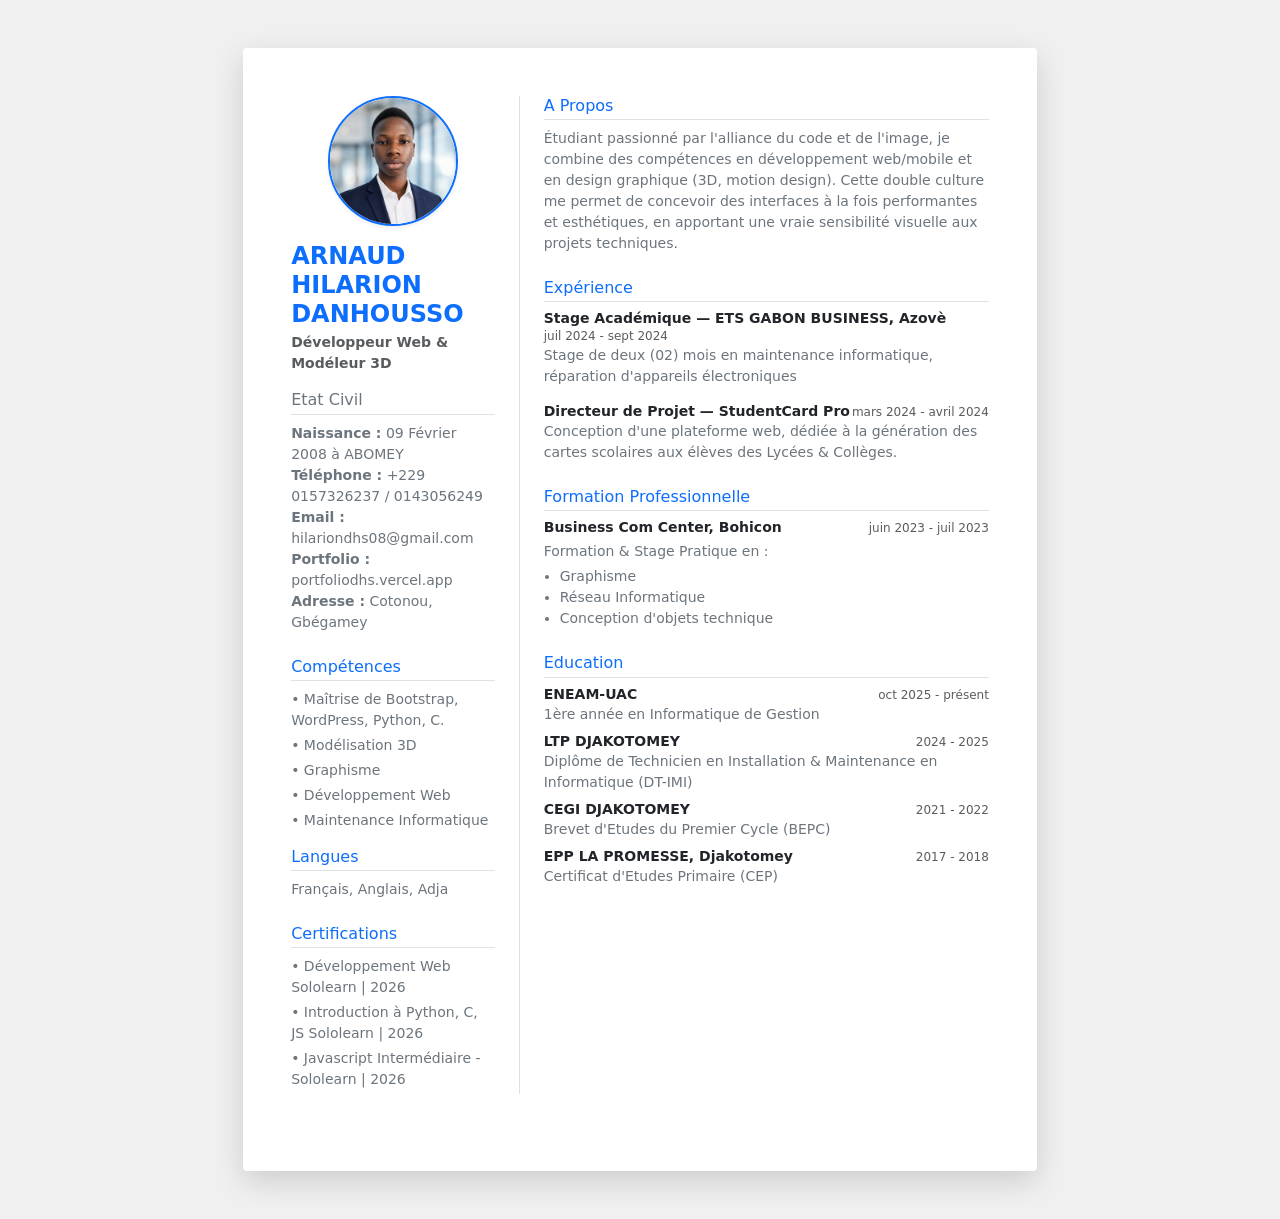
<file: cv.html>
<!DOCTYPE html>
<html lang="fr">
<head>
    <meta charset="UTF-8">
    <meta name="viewport" content="width=device-width, initial-scale=1.0">
    <title>Mon CV - Arnaud Hilarion DANHOUSSO</title>
    <!-- Intégration de Bootstrap 5.3.3 -->
    <link href="https://cdn.jsdelivr.net/npm/bootstrap@5.3.3/dist/css/bootstrap.min.css" rel="stylesheet">
    <style>
        /* Simulation du format A4 */
        .page-a4 {
            background: #ffffff;
            max-width: 210mm;
            min-height: 297mm;
            margin: 0 auto;
            box-shadow: 0 10px 30px rgba(0, 0, 0, 0.15);
            border-radius: 4px;
        }
        /* Ajustement pour garder le design propre sur mobile */
        @media (max-width: 768px) {
            .page-a4 {
                min-height: auto;
                box-shadow: none;
                padding: 1.5rem !important;
            }
        }
    </style>
</head>
<body class="bg-secondary bg-opacity-10 py-5">

    <!-- La feuille A4 -->
    <div class="page-a4 p-5">
        <div class="row g-4">
            
            <!-- COLONNE GAUCHE : Photo, Infos personnelles & Compétences -->
            <div class="col-md-4 border-end pe-md-4">
                
                <!-- Profil / État Civil -->
                <div class="text-center text-md-start mb-4">
                    <div class="text-center mb-3">
                        <img src="profile.png" alt="Arnaud Hilarion DANHOUSSO" class="img-fluid rounded-circle shadow-sm border border-2 border-primary" style="max-width: 130px; aspect-ratio: 1/1; object-fit: cover;">
                    </div>
                    
                    <h1 class="h4 fw-bold text-primary mb-1 text-center text-md-start">ARNAUD HILARION DANHOUSSO</h1>
                    <p class="text-muted small fw-semibold text-center text-md-start mb-3">Développeur Web & Modéleur 3D</p>
                    
                    <h5 class="h6 text-secondary border-bottom pb-1 mb-2">Etat Civil</h5>
                    <ul class="list-unstyled small lh-base mb-0 text-secondary">
                        <li><strong>Naissance :</strong> 09 Février 2008 à ABOMEY</li>
                        <li><strong>Téléphone :</strong> +229 0157326237 / 0143056249</li>
                        <li><strong>Email :</strong> hilariondhs08@gmail.com</li>
                        <li><strong>Portfolio :</strong> portfoliodhs.vercel.app</li>
                        <li><strong>Adresse :</strong> Cotonou, Gbégamey</li>
                    </ul>
                </div>

                <!-- Compétences & Langues -->
                <div class="mb-4">
                    <h5 class="h6 text-primary border-bottom pb-1 mb-2">Compétences</h5>
                    <ul class="list-unstyled small mb-3 text-secondary">
                        <li class="mb-1">• Maîtrise de Bootstrap, WordPress, Python, C.</li>
                        <li class="mb-1">• Modélisation 3D</li>
                        <li class="mb-1">• Graphisme</li>
                        <li class="mb-1">• Développement Web</li>
                        <li class="mb-1">• Maintenance Informatique</li>
                    </ul>

                    <h5 class="h6 text-primary border-bottom pb-1 mb-2">Langues</h5>
                    <p class="small text-secondary mb-0">Français, Anglais, Adja</p>
                </div>

                <!-- Certifications -->
                <div>
                    <h5 class="h6 text-primary border-bottom pb-1 mb-2">Certifications</h5>
                    <ul class="list-unstyled small mb-0 lh-base text-secondary">
                        <li class="mb-1">• Développement Web Sololearn | 2026</li>
                        <li class="mb-1">• Introduction à Python, C, JS Sololearn | 2026</li>
                        <li class="mb-1">• Javascript Intermédiaire - Sololearn | 2026</li>
                    </ul>
                </div>

            </div>

            <!-- COLONNE DROITE : À Propos, Expériences, Formations -->
            <div class="col-md-8 ps-md-4">
                
                <!-- À Propos -->
                <div class="mb-4">
                    <h5 class="h6 text-primary border-bottom pb-1 mb-2">A Propos</h5>
                    <p class="small text-secondary mb-0">
                        Étudiant passionné par l'alliance du code et de l'image, je combine des compétences en développement web/mobile et en design graphique (3D, motion design). Cette double culture me permet de concevoir des interfaces à la fois performantes et esthétiques, en apportant une vraie sensibilité visuelle aux projets techniques.
                    </p>
                </div>

                <!-- Expérience -->
                <div class="mb-4">
                    <h5 class="h6 text-primary border-bottom pb-1 mb-2">Expérience</h5>
                    
                    <div class="mb-3">
                        <div class="d-flex justify-content-between flex-wrap">
                            <h6 class="small fw-bold mb-0">Stage Académique — ETS GABON BUSINESS, Azovè</h6>
                            <span class="text-muted" style="font-size: 0.75rem;">juil 2024 - sept 2024</span>
                        </div>
                        <p class="small text-secondary mb-0">Stage de deux (02) mois en maintenance informatique, réparation d'appareils électroniques</p>
                    </div>

                    <div>
                        <div class="d-flex justify-content-between flex-wrap">
                            <h6 class="small fw-bold mb-0">Directeur de Projet — StudentCard Pro</h6>
                            <span class="text-muted" style="font-size: 0.75rem;">mars 2024 - avril 2024</span>
                        </div>
                        <p class="small text-secondary mb-0">Conception d'une plateforme web, dédiée à la génération des cartes scolaires aux élèves des Lycées & Collèges.</p>
                    </div>
                </div>

                <!-- Formation Professionnelle -->
                <div class="mb-4">
                    <h5 class="h6 text-primary border-bottom pb-1 mb-2">Formation Professionnelle</h5>
                    <div class="d-flex justify-content-between flex-wrap mb-1">
                        <h6 class="small fw-bold mb-0">Business Com Center, Bohicon</h6>
                        <span class="text-muted" style="font-size: 0.75rem;">juin 2023 - juil 2023</span>
                    </div>
                    <p class="small text-secondary mb-1">Formation & Stage Pratique en :</p>
                    <ul class="small text-secondary mb-0 ps-3">
                        <li>Graphisme</li>
                        <li>Réseau Informatique</li>
                        <li>Conception d'objets technique</li>
                    </ul>
                </div>

                <!-- Education -->
                <div>
                    <h5 class="h6 text-primary border-bottom pb-1 mb-2">Education</h5>
                    
                    <div class="mb-2">
                        <div class="d-flex justify-content-between flex-wrap">
                            <h6 class="small fw-bold mb-0">ENEAM-UAC</h6>
                            <span class="text-muted" style="font-size: 0.75rem;">oct 2025 - présent</span>
                        </div>
                        <p class="small text-secondary mb-0">1ère année en Informatique de Gestion</p>
                    </div>

                    <div class="mb-2">
                        <div class="d-flex justify-content-between flex-wrap">
                            <h6 class="small fw-bold mb-0">LTP DJAKOTOMEY</h6>
                            <span class="text-muted" style="font-size: 0.75rem;">2024 - 2025</span>
                        </div>
                        <p class="small text-secondary mb-0">Diplôme de Technicien en Installation & Maintenance en Informatique (DT-IMI)</p>
                    </div>

                    <div class="mb-2">
                        <div class="d-flex justify-content-between flex-wrap">
                            <h6 class="small fw-bold mb-0">CEGI DJAKOTOMEY</h6>
                            <span class="text-muted" style="font-size: 0.75rem;">2021 - 2022</span>
                        </div>
                        <p class="small text-secondary mb-0">Brevet d'Etudes du Premier Cycle (BEPC)</p>
                    </div>

                    <div>
                        <div class="d-flex justify-content-between flex-wrap">
                            <h6 class="small fw-bold mb-0">EPP LA PROMESSE, Djakotomey</h6>
                            <span class="text-muted" style="font-size: 0.75rem;">2017 - 2018</span>
                        </div>
                        <p class="small text-secondary mb-0">Certificat d'Etudes Primaire (CEP)</p>
                    </div>
                </div>

            </div>

        </div>
    </div>

</body>
</html>
</file>
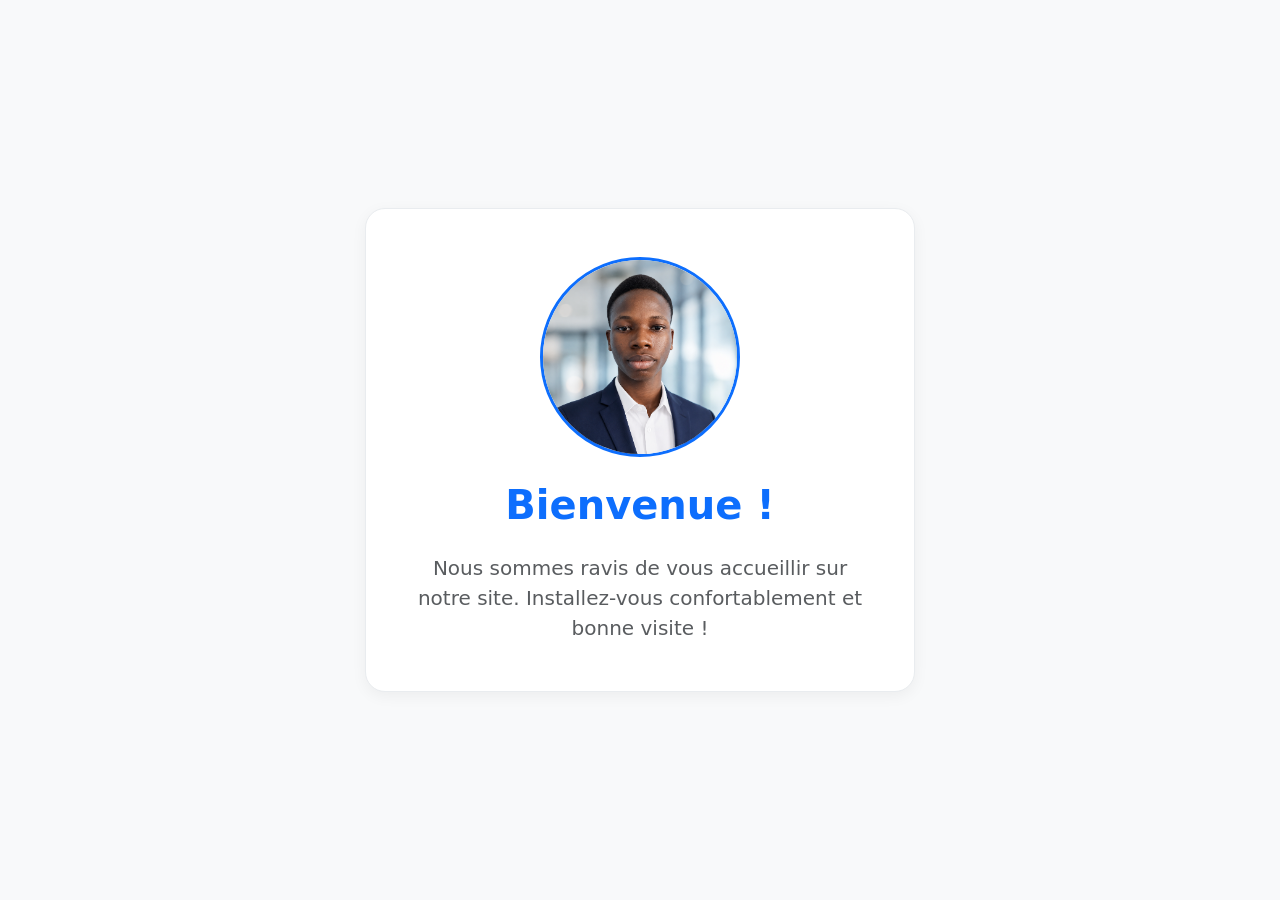
<file: default.html>
<!DOCTYPE html>
<html lang="fr">
<head>
    <meta charset="UTF-8">
    <meta name="viewport" content="width=device-width, initial-scale=1.0">
    <title>Bienvenue</title>
    <link href="https://cdn.jsdelivr.net/npm/bootstrap@5.3.0/dist/css/bootstrap.min.css" rel="stylesheet">
    <style>
        /* Style personnalisé pour le logo et la carte */
        .logo-img {
            width: 200px;
            height: 200px;
            object-fit: cover;
            border: 3px solid #0d6efd; /* Bordure bleue Bootstrap */
            border-radius: 50%;
        }
        .custom-card {
            max-width: 550px;
            border-radius: 20px;
            box-shadow: 0 4px 15px rgba(0,0,0,0.05);
        }
    </style>
</head>
<body class="bg-light d-flex align-items-center justify-content-center vh-100">

    <div class="card custom-card p-5 text-center border-light-subtle">
        
        <div class="mb-4">
            <img src="profile.png" alt="Logo" class="logo-img">
        </div>

        <div class="card-body p-0">
            <h1 class="text-primary fw-semibold mb-4">Bienvenue !</h1>
            <p class="card-text text-muted fs-5 lh-base">
                Nous sommes ravis de vous accueillir sur notre site. Installez-vous confortablement et bonne visite !
            </p>
        </div>

    </div>

    <script src="https://cdn.jsdelivr.net/npm/bootstrap@5.3.0/dist/js/bootstrap.bundle.min.js"></script>
</body>
</html>
</file>
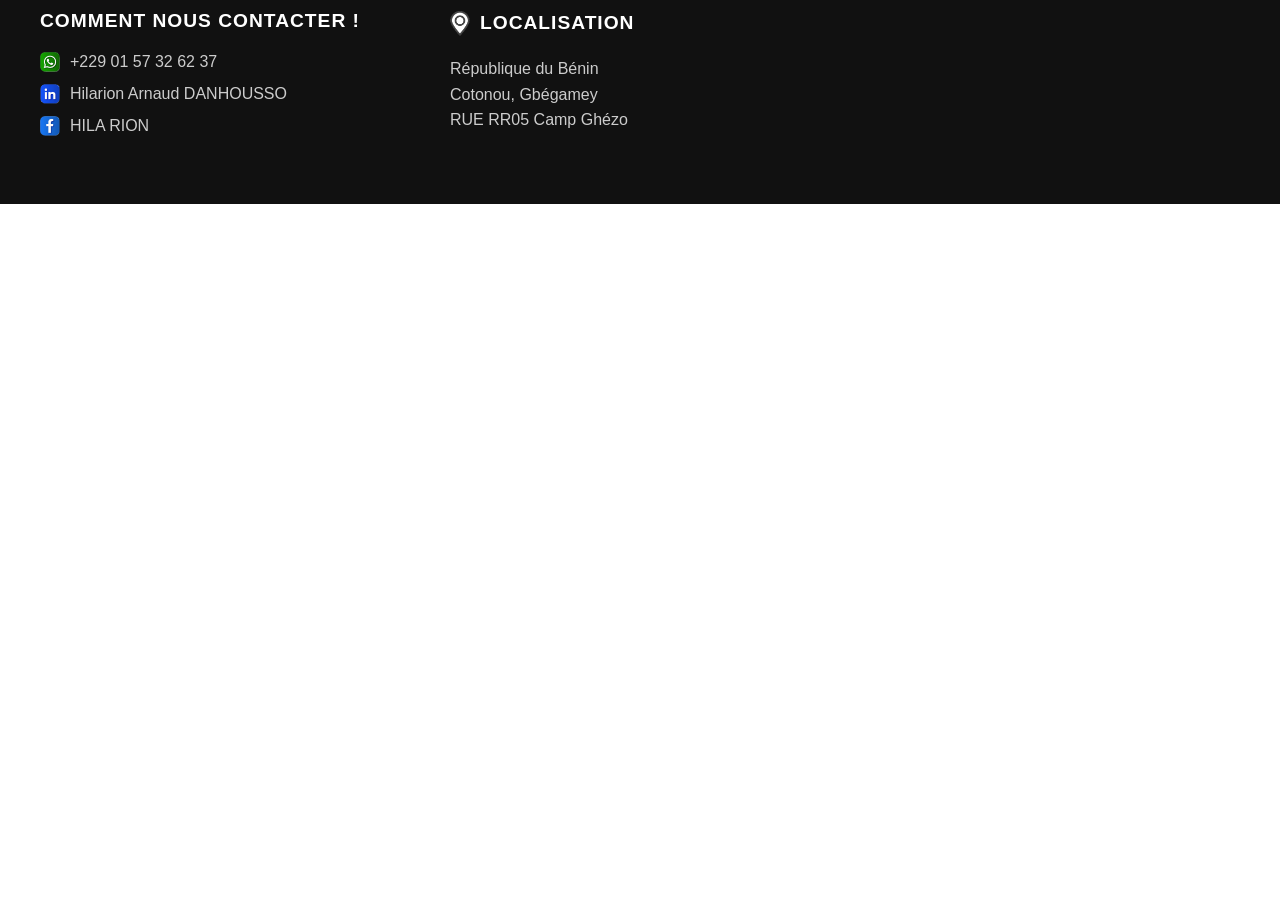
<file: footer.html>
<!DOCTYPE html>
<html lang="fr">
<head>
    <meta charset="UTF-8">
    <meta name="viewport" content="width=device-width, initial-scale=1.0">
    <title>Document</title>
    <style>
        * {
            box-sizing: border-box;
            margin: 0;
            padding: 0;
        }

        footer {
            font-family: 'Montserrat', sans-serif;
            background-color: #111;
            color: #fff;
            width: 100%;
            padding: 10px;
        }

        .footer-container {
            max-width: 1200px;
            margin: 0 auto;
            display: flex;
            flex-wrap: wrap;
            justify-content: space-between;
            gap: 30px;
        }

        .foot {
            flex: 1;
            min-width: 250px;
        }

        .foot h2 {
            font-size: 1.2rem;
            margin-bottom: 20px;
            text-transform: uppercase;
            letter-spacing: 1px;
            display: flex;
            align-items: center;
            gap: 10px;
        }

        .foot ul {
            list-style: none;
        }

        .foot li {
            display: flex;
            align-items: center;
            gap: 10px;
            margin-bottom: 12px;
            color: #ccc;
        }

        .foot p {
            color: #ccc;
            line-height: 1.6;
        }

        .links {
            width: 20px;
            height: auto;
            object-fit: contain;
        }

        .foot iframe {
            width: 100%;
            height: 180px;
            border: none;
            border-radius: 8px;
        }

        /* Adaptation pour les téléphones */
        @media (max-width: 768px) {
            .footer-container {
                flex-direction: column;
                text-align: center;
            }
            .foot h2, .foot li {
                justify-content: center;
            }
        }
    </style>
</head>
<body>

    <footer>
        <div class="footer-container">
            <div class="foot">
                <h2>Comment nous contacter !</h2>
                <ul>
                    <li><img src="links/whatsapp.png" class="links" alt="Whatsapp"> +229 01 57 32 62 37</li>
                    <li><img src="links/linkedin.png" class="links" alt="LinkedIn"> Hilarion Arnaud DANHOUSSO</li>
                    <li><img src="links/fb.png" class="links" alt="Facebook"> HILA RION</li>
                </ul>
            </div>

            <div class="foot">
                <h2><img src="links/location.png" class="links" alt="Location"> Localisation</h2>
                <p>République du Bénin <br>Cotonou, Gbégamey<br>RUE RR05 Camp Ghézo</p>
            </div>

            <div class="foot">
                <iframe src="https://maps.google.com/maps?q=Gbegamey,Cotonou,Benin&t=&z=15&ie=UTF8&iwloc=&output=embed"></iframe>
            </div>
        </div>
    </footer>

</body>
</html>
</file>
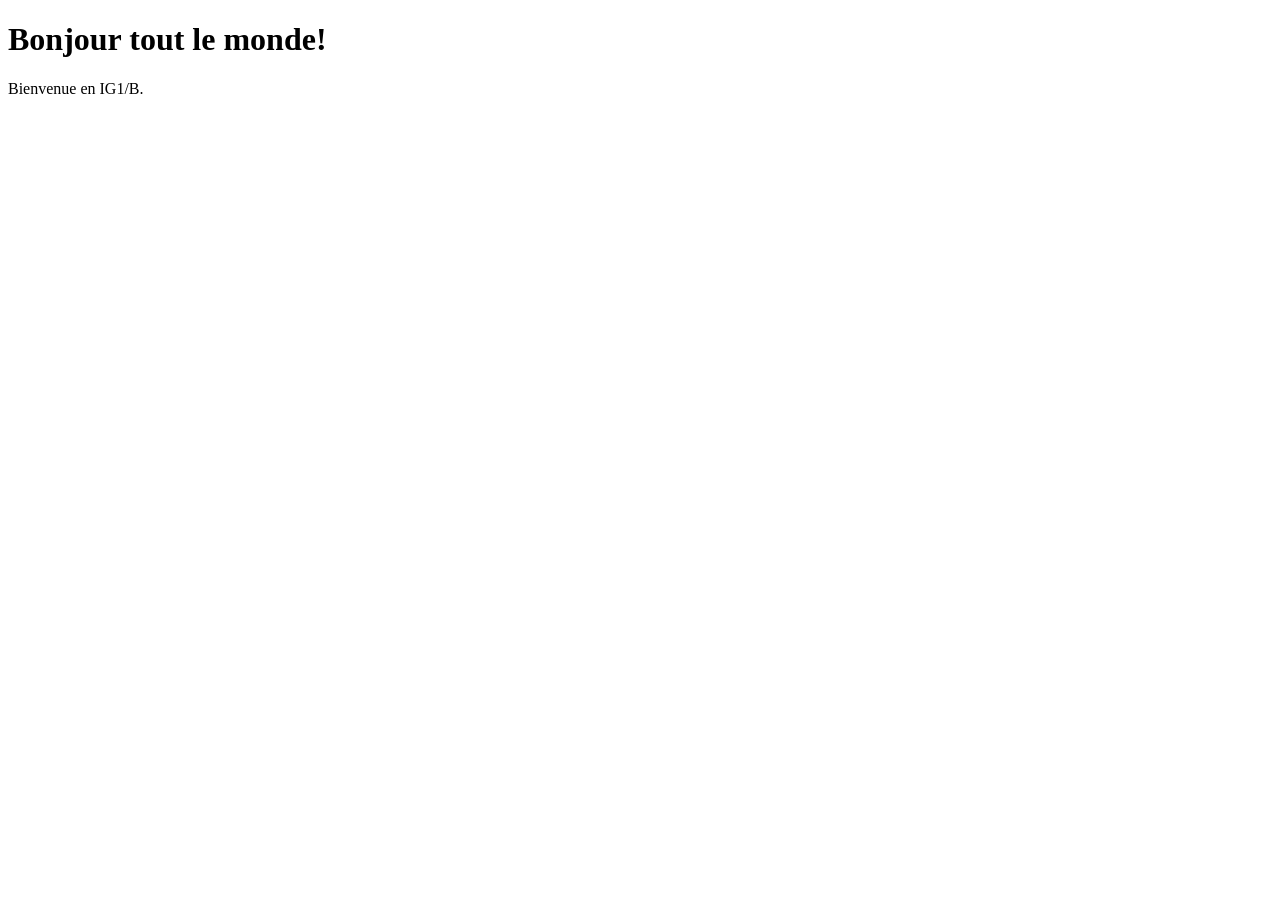
<file: page0.html>
<!DOCTYPE html>
<html>
    <head>
        <title>Ma première page en HTML</title>
    </head>
        <body>
            <h1>Bonjour tout le monde!</h1>
            <p>Bienvenue en IG1/B.</p>
        </body>
</html>
</file>
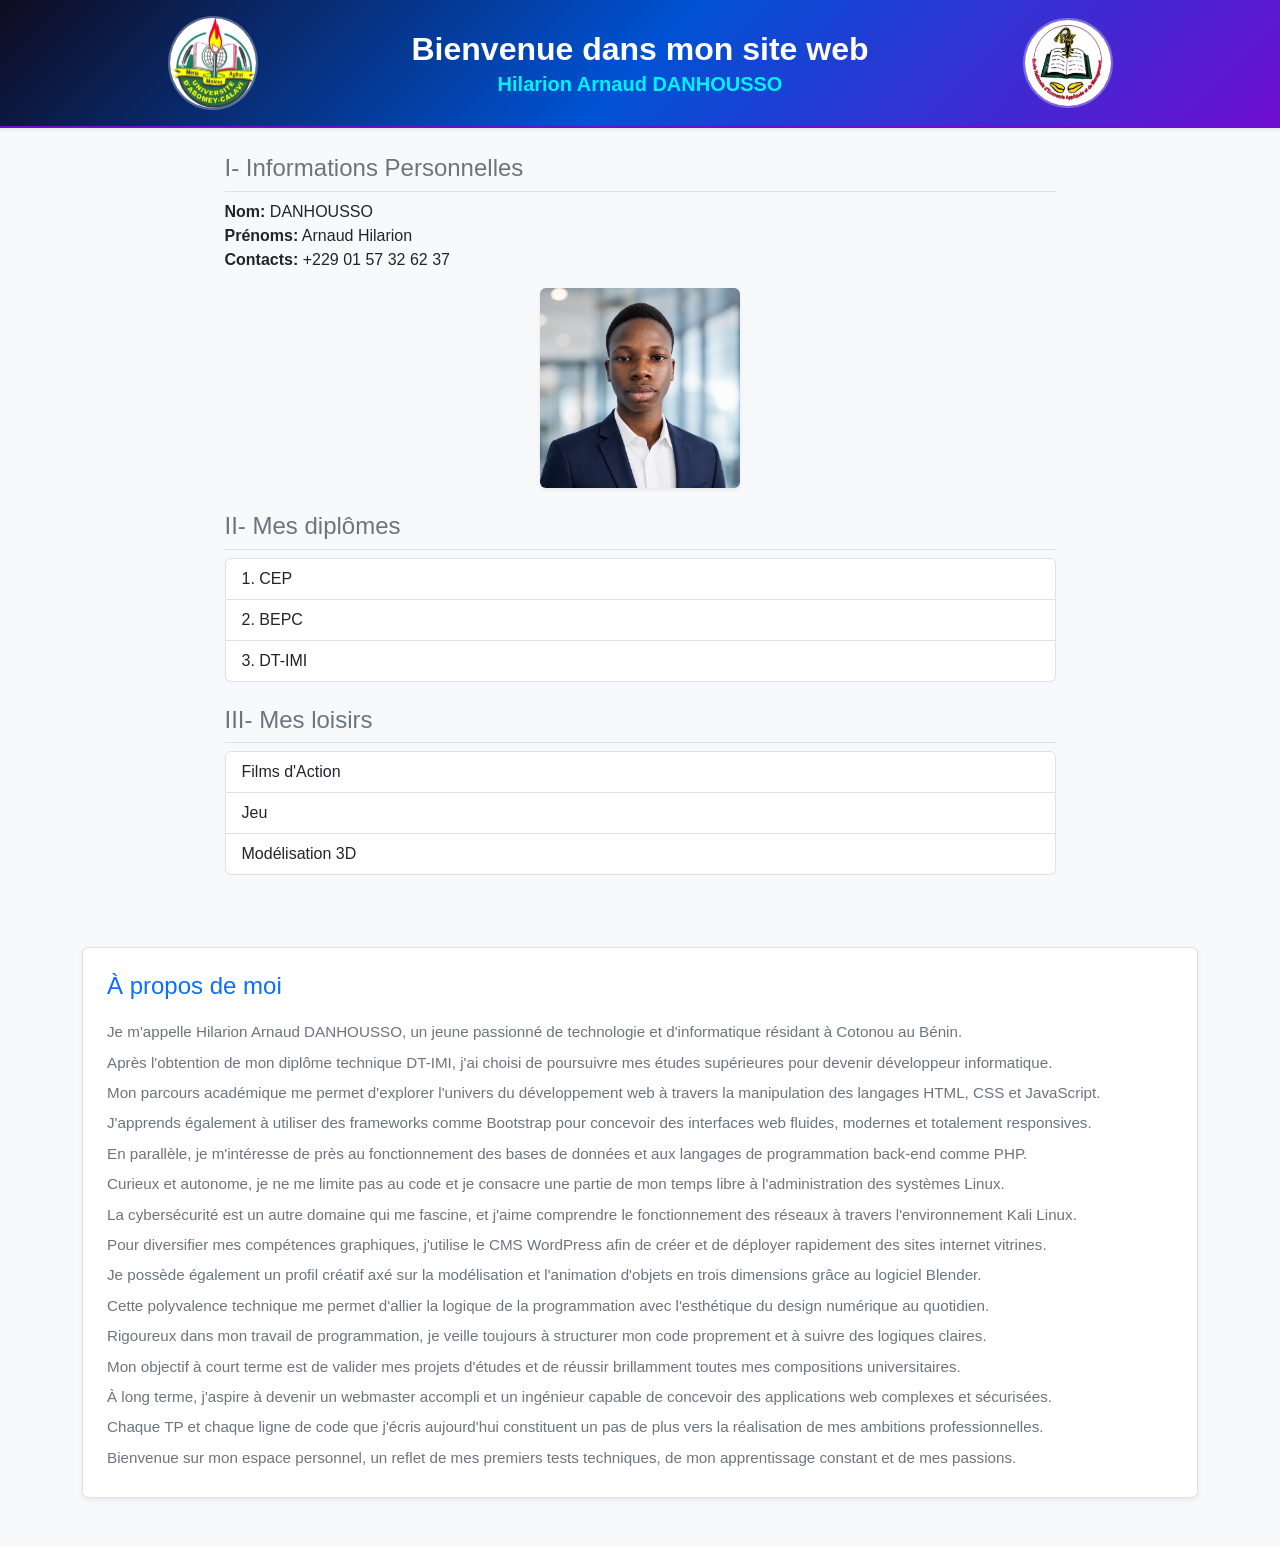
<file: siteweb.html>
<!DOCTYPE html>
<html lang="fr">

<head>
    <meta charset="UTF-8">
    <meta name="viewport" content="width=device-width, initial-scale=1.0">
    <title>Mon site web</title>
    <link href="https://cdn.jsdelivr.net/npm/bootstrap@5.3.3/dist/css/bootstrap.min.css" rel="stylesheet">
    <link rel="stylesheet" href="styles.css">
</head>

<body class="pt-5-custom">

    <header class="fixed-top glass-header shadow-sm py-3">
        <div class="container">
            <div class="row align-items-center text-center">
                <div class="col-6 col-md-3">
                   <a href="https://www.uac.bj/" target="_blank" rel="noopener">
                    <img src="uac.jpg" alt="UAC" class="logo-header img-fluid rounded-circle">
                   </a>
                </div>
                <div class="col-12 col-md-6 my-3 my-md-0">
                    <h1 class="h2 text-white fw-bold mb-1">Bienvenue dans mon site web</h1>
                    <a href="#description" class="text-decoration-none">
                        <h3 class="h5 text-light-accent fw-semibold mb-0">Hilarion Arnaud DANHOUSSO</h3>
                    </a>
                </div>
                <div class="col-6 col-md-3">
                    <a href="https://eneam.uac.bj/" target="_blank" rel="noopener">
                    <img src="eneam.jpg" alt="ENEAM" class="logo-header img-fluid rounded-circle">
                    </a>
                </div>
            </div>
        </div>
    </header>

    <div class="container my-4">

        <div class="row justify-content-center">
            <div class="col-md-9 mb-5">
                
                <div class="mb-4">
                    <h2 class="h4 text-secondary border-bottom pb-2">I- Informations Personnelles</h2>
                    <p class="mt-2">
                        <strong>Nom:</strong> DANHOUSSO <br>
                        <strong>Prénoms:</strong> Arnaud Hilarion <br>
                        <strong>Contacts:</strong> +229 01 57 32 62 37 <br>
                    </p>
                    <div class="text-center my-3">
                        <a href="tp1.html">
                            <img src="profile.png" alt="Ma photo" class="img-fluid rounded shadow-sm" style="max-width: 200px;">
                        </a>
                    </div>
                </div>

                <div class="mb-4">
                    <h2 class="h4 text-secondary border-bottom pb-2">II- Mes diplômes</h2>
                    <ol class="list-group list-group-numbered mt-2">
                        <li class="list-group-item">CEP</li>
                        <li class="list-group-item">BEPC</li>
                        <li class="list-group-item">DT-IMI</li>
                    </ol>
                </div>

                <div class="mb-4">
                    <h2 class="h4 text-secondary border-bottom pb-2">III- Mes loisirs</h2>
                    <ul class="list-group mt-2">
                        <li class="list-group-item">Films d'Action</li>
                        <li class="list-group-item">Jeu</li>
                        <li class="list-group-item">Modélisation 3D</li>
                    </ul>
                </div>

            </div>
        </div>

        <div class="row justify-content-center">
            <div class="col-md-12 mb-4">
                <div class="p-4 bg-white rounded shadow-sm border">
                    <h2 class="h4 text-primary mb-3">À propos de moi</h2>
                    <p id="description" class="text-secondary lh-lg mb-0" style="text-align: justify; font-size: 0.95rem;">
                        Je m'appelle Hilarion Arnaud DANHOUSSO, un jeune passionné de technologie et d'informatique résidant à Cotonou au Bénin.<br>
                        Après l'obtention de mon diplôme technique DT-IMI, j'ai choisi de poursuivre mes études supérieures pour devenir développeur informatique.<br>
                        Mon parcours académique me permet d'explorer l'univers du développement web à travers la manipulation des langages HTML, CSS et JavaScript.<br>
                        J'apprends également à utiliser des frameworks comme Bootstrap pour concevoir des interfaces web fluides, modernes et totalement responsives.<br>
                        En parallèle, je m'intéresse de près au fonctionnement des bases de données et aux langages de programmation back-end comme PHP.<br>
                        Curieux et autonome, je ne me limite pas au code et je consacre une partie de mon temps libre à l'administration des systèmes Linux.<br>
                        La cybersécurité est un autre domaine qui me fascine, et j'aime comprendre le fonctionnement des réseaux à travers l'environnement Kali Linux.<br>
                        Pour diversifier mes compétences graphiques, j'utilise le CMS WordPress afin de créer et de déployer rapidement des sites internet vitrines.<br>
                        Je possède également un profil créatif axé sur la modélisation et l'animation d'objets en trois dimensions grâce au logiciel Blender.<br>
                        Cette polyvalence technique me permet d'allier la logique de la programmation avec l'esthétique du design numérique au quotidien.<br>
                        Rigoureux dans mon travail de programmation, je veille toujours à structurer mon code proprement et à suivre des logiques claires.<br>
                        Mon objectif à court terme est de valider mes projets d'études et de réussir brillamment toutes mes compositions universitaires.<br>
                        À long terme, j'aspire à devenir un webmaster accompli et un ingénieur capable de concevoir des applications web complexes et sécurisées.<br>
                        Chaque TP et chaque ligne de code que j'écris aujourd'hui constituent un pas de plus vers la réalisation de mes ambitions professionnelles.<br>
                        Bienvenue sur mon espace personnel, un reflet de mes premiers tests techniques, de mon apprentissage constant et de mes passions.
                    </p>
                </div>
            </div>
        </div>

    </div>

</body>
</html>
</file>
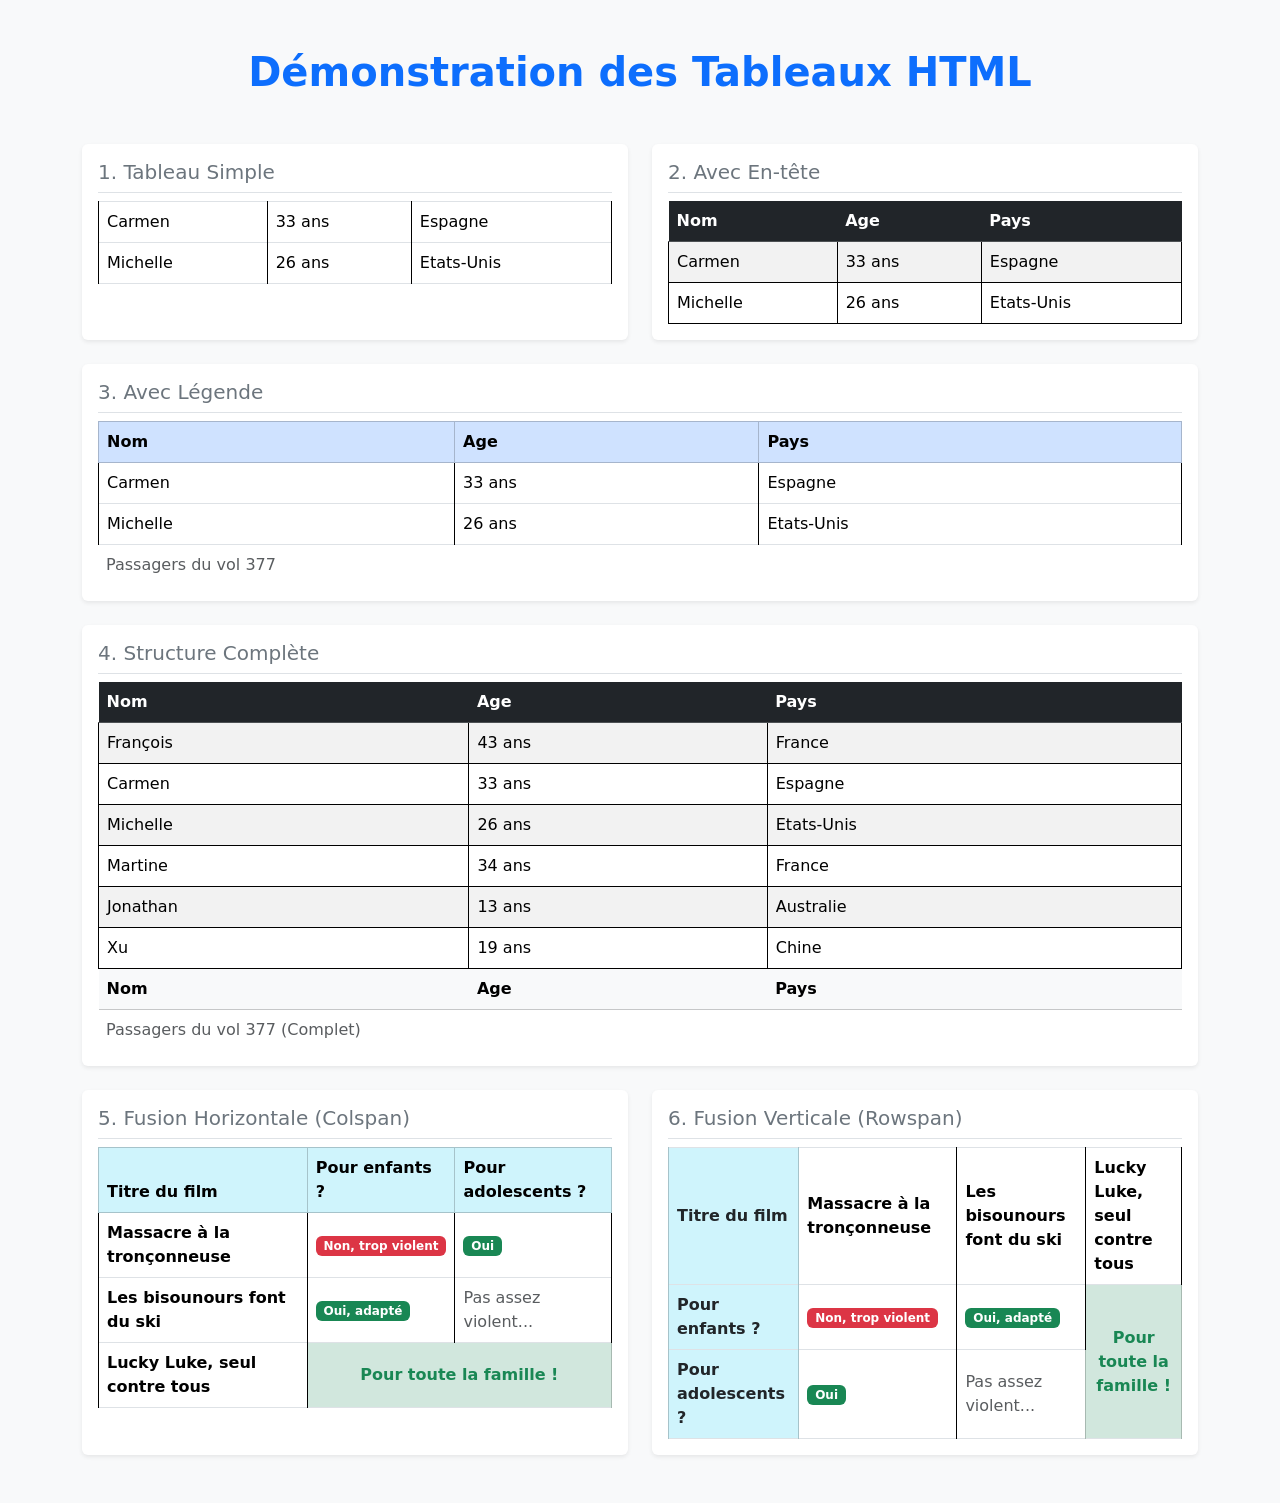
<file: tableau.html>
<!DOCTYPE html>
<html lang="fr">
<head>
    <meta charset="UTF-8">
    <meta name="viewport" content="width=device-width, initial-scale=1.0">
    <title>Les tableaux - Version Bootstrap</title>
    <link href="https://cdn.jsdelivr.net/npm/bootstrap@5.3.3/dist/css/bootstrap.min.css" rel="stylesheet">
    <link rel="stylesheet" href="tableau.css">
</head>
<body class="bg-light py-5">

    <div class="container">
        <h1 class="text-center mb-5 text-primary fw-bold">Démonstration des Tableaux HTML</h1>

        <div class="row g-4">
            
            <div class="col-md-6">
                <div class="card shadow-sm border-0 h-100 p-3">
                    <h5 class="card-title text-secondary border-bottom pb-2">1. Tableau Simple</h5>
                    <div class="table-responsive">
                        <table class="table table-bordered align-middle mb-0"> 
                            <tbody>
                                <tr> 
                                    <td>Carmen</td> 
                                    <td>33 ans</td> 
                                    <td>Espagne</td> 
                                </tr> 
                                <tr> 
                                    <td>Michelle</td> 
                                    <td>26 ans</td> 
                                    <td>Etats-Unis</td> 
                                </tr> 
                            </tbody>
                        </table> 
                    </div>
                </div>
            </div>

            <div class="col-md-6">
                <div class="card shadow-sm border-0 h-100 p-3">
                    <h5 class="card-title text-secondary border-bottom pb-2">2. Avec En-tête</h5>
                    <div class="table-responsive">
                        <table class="table table-striped align-middle mb-0"> 
                            <thead class="table-dark">
                                <tr> 
                                    <th>Nom</th> 
                                    <th>Age</th> 
                                    <th>Pays</th> 
                                </tr> 
                            </thead>
                            <tbody>
                                <tr> 
                                    <td>Carmen</td> 
                                    <td>33 ans</td> 
                                    <td>Espagne</td> 
                                </tr> 
                                <tr> 
                                    <td>Michelle</td> 
                                    <td>26 ans</td> 
                                    <td>Etats-Unis</td> 
                                </tr> 
                            </tbody>
                        </table> 
                    </div>
                </div>
            </div>

            <div class="col-12">
                <div class="card shadow-sm border-0 p-3">
                    <h5 class="card-title text-secondary border-bottom pb-2">3. Avec Légende</h5>
                    <div class="table-responsive">
                        <table class="table table-hover table-bordered align-middle mb-0"> 
                            <caption class="ps-2">Passagers du vol 377</caption> 
                            <thead class="table-primary">
                                <tr> 
                                    <th>Nom</th> 
                                    <th>Age</th> 
                                    <th>Pays</th> 
                                </tr> 
                            </thead>
                            <tbody>
                                <tr> 
                                    <td>Carmen</td> 
                                    <td>33 ans</td> 
                                    <td>Espagne</td> 
                                </tr> 
                                <tr> 
                                    <td>Michelle</td> 
                                    <td>26 ans</td> 
                                    <td>Etats-Unis</td> 
                                </tr> 
                            </tbody>
                        </table> 
                    </div>
                </div>
            </div>

            <div class="col-12">
                <div class="card shadow-sm border-0 p-3">
                    <h5 class="card-title text-secondary border-bottom pb-2">4. Structure Complète</h5>
                    <div class="table-responsive">
                        <table class="table table-striped table-hover align-middle mb-0"> 
                            <caption class="ps-2">Passagers du vol 377 (Complet)</caption> 
                            
                            <thead class="table-dark"> 
                                <tr> 
                                    <th>Nom</th> 
                                    <th>Age</th> 
                                    <th>Pays</th> 
                                </tr> 
                            </thead>
                            
                            <tbody> 
                                <tr> 
                                    <td>François</td> 
                                    <td>43 ans</td> 
                                    <td>France</td> 
                                </tr>
                                <tr> 
                                    <td>Carmen</td> 
                                    <td>33 ans</td> 
                                    <td>Espagne</td> 
                                </tr> 
                                <tr> 
                                    <td>Michelle</td> 
                                    <td>26 ans</td> 
                                    <td>Etats-Unis</td> 
                                </tr> 
                                <tr> 
                                    <td>Martine</td> 
                                    <td>34 ans</td> 
                                    <td>France</td> 
                                </tr> 
                                <tr> 
                                    <td>Jonathan</td> 
                                    <td>13 ans</td> 
                                    <td>Australie</td> 
                                </tr> 
                                <tr> 
                                    <td>Xu</td> 
                                    <td>19 ans</td> 
                                    <td>Chine</td> 
                                </tr> 
                            </tbody>

                            <tfoot class="table-light border-top"> 
                                <tr> 
                                    <th>Nom</th> 
                                    <th>Age</th> 
                                    <th>Pays</th> 
                                </tr> 
                            </tfoot> 
                        </table>
                    </div>
                </div>
            </div>

            <div class="col-12 col-xl-6">
                <div class="card shadow-sm border-0 p-3 h-100">
                    <h5 class="card-title text-secondary border-bottom pb-2">5. Fusion Horizontale (Colspan)</h5>
                    <div class="table-responsive">
                        <table class="table table-bordered align-middle mb-0"> 
                            <thead class="table-info text-dark">
                                <tr> 
                                    <th>Titre du film</th> 
                                    <th>Pour enfants ?</th> 
                                    <th>Pour adolescents ?</th> 
                                </tr> 
                            </thead>
                            <tbody>
                                <tr> 
                                    <td class="fw-bold">Massacre à la tronçonneuse</td> 
                                    <td><span class="badge bg-danger">Non, trop violent</span></td> 
                                    <td><span class="badge bg-success">Oui</span></td> 
                                </tr> 
                                <tr> 
                                    <td class="fw-bold">Les bisounours font du ski</td> 
                                    <td><span class="badge bg-success">Oui, adapté</span></td> 
                                    <td class="text-muted fs-7">Pas assez violent...</td> 
                                </tr> 
                                <tr> 
                                    <td class="fw-bold">Lucky Luke, seul contre tous</td> 
                                    <td colspan="2" class="text-center table-success fw-bold text-success">Pour toute la famille !</td> 
                                </tr> 
                            </tbody>
                        </table> 
                    </div>
                </div>
            </div>

            <div class="col-12 col-xl-6">
                <div class="card shadow-sm border-0 p-3 h-100">
                    <h5 class="card-title text-secondary border-bottom pb-2">6. Fusion Verticale (Rowspan)</h5>
                    <div class="table-responsive">
                        <table class="table table-bordered align-middle mb-0"> 
                            <tbody>
                                <tr> 
                                    <th class="table-info text-dark">Titre du film</th> 
                                    <td class="fw-bold">Massacre à la tronçonneuse</td> 
                                    <td class="fw-bold">Les bisounours font du ski</td> 
                                    <td class="fw-bold">Lucky Luke, seul contre tous</td> 
                                </tr> 
                                <tr> 
                                    <th class="table-info text-dark">Pour enfants ?</th> 
                                    <td><span class="badge bg-danger">Non, trop violent</span></td> 
                                    <td><span class="badge bg-success">Oui, adapté</span></td> 
                                    <td rowspan="2" class="text-center table-success fw-bold text-success align-middle">Pour toute la famille !</td> 
                                </tr> 
                                <tr> 
                                    <th class="table-info text-dark">Pour adolescents ?</th> 
                                    <td><span class="badge bg-success">Oui</span></td> 
                                    <td class="text-muted fs-7">Pas assez violent...</td> 
                                </tr> 
                            </tbody>
                        </table> 
                    </div>
                </div>
            </div>

        </div>
    </div>

    <script src="https://cdn.jsdelivr.net/npm/bootstrap@5.3.3/dist/js/bootstrap.bundle.min.js"></script>
</body>
</html>
</file>
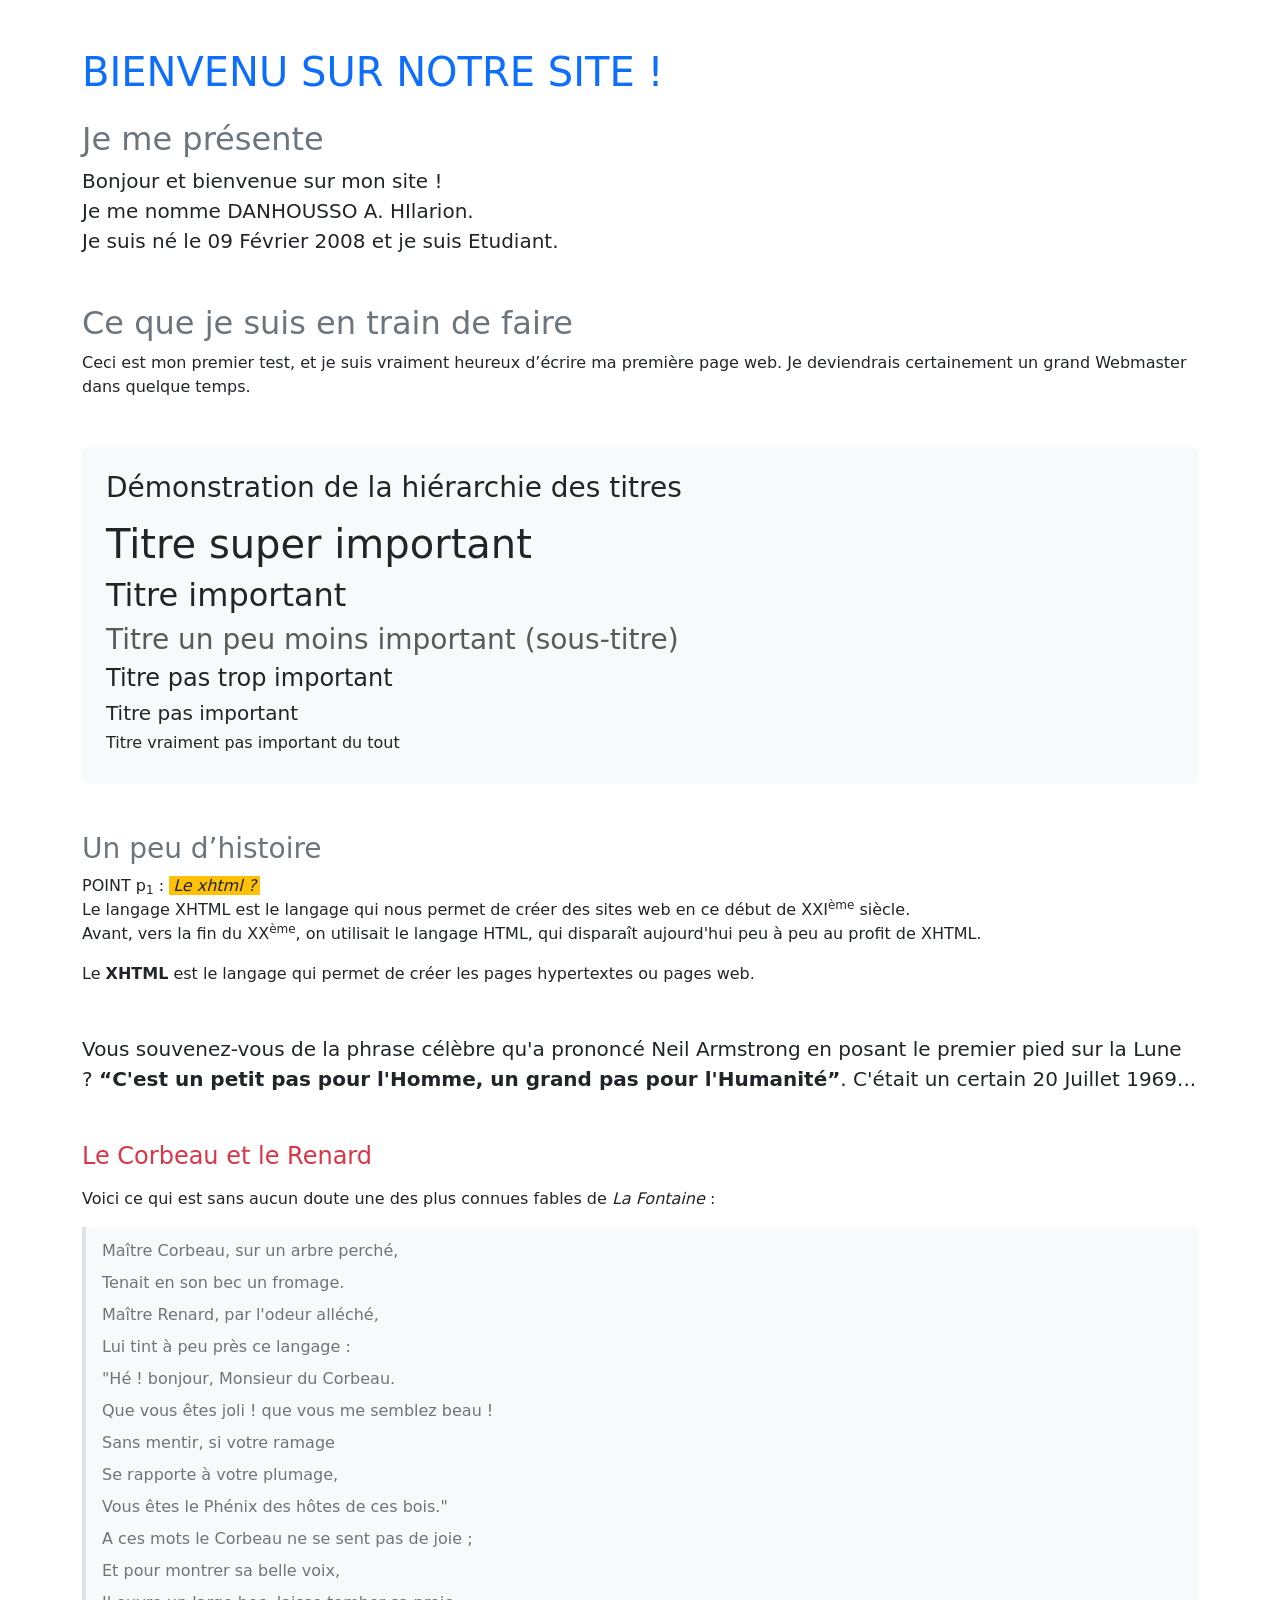
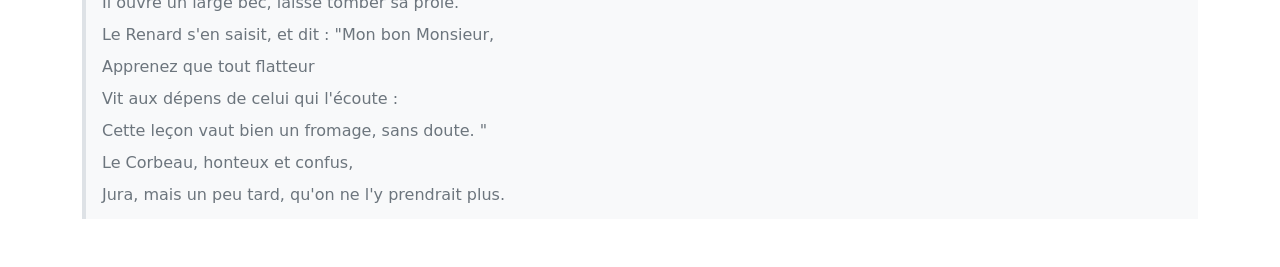
<file: tp1.html>
<!DOCTYPE html>
<html >
<head>
    <meta charset="UTF-8">
    <title>TP1 - Bootstrap</title>
    <link href="https://cdn.jsdelivr.net/npm/bootstrap@5.3.3/dist/css/bootstrap.min.css" rel="stylesheet">
</head>
<body>

    <div class="container my-5">

        <h1 class="text-primary mb-4">BIENVENU SUR NOTRE SITE !</h1> 

        <div class="mb-5">
            <h2 class="text-secondary">Je me présente</h2> 
            <p class="lead"> 
                Bonjour et bienvenue sur mon site !<br /> 
                Je me nomme <strong>DANHOUSSO A. HIlarion</strong>.<br /> 
                Je suis né le <strong>09 Février 2008</strong> et je suis <strong>Etudiant</strong>. 
            </p> 
        </div>
         
        <div class="mb-5">
            <h2 class="text-secondary">Ce que je suis en train de faire</h2> 
            <p> 
                Ceci est mon premier test, et je suis vraiment heureux d’écrire ma première page web. Je deviendrais 
                certainement un grand Webmaster dans quelque temps. 
            </p> 
        </div>

        <div class="bg-light p-4 rounded mb-5">
            <h3 class="mb-3">Démonstration de la hiérarchie des titres</h3>
            <h1 class="display-6">Titre super important</h1> 
            <h2>Titre important</h2> 
            <h3 class="text-muted">Titre un peu moins important (sous-titre) </h3> 
            <h4>Titre pas trop important</h4> 
            <h5>Titre pas important</h5> 
            <h6>Titre vraiment pas important du tout</h6> 
        </div>
         
        <div class="mb-5">
            <h3 class="text-secondary">Un peu d’histoire</h3> 
            <p> 
                POINT p<sub>1</sub> : <em class="bg-warning px-1">Le xhtml ?</em><br /> 
                Le langage XHTML est le langage qui nous permet de créer des sites web en ce début de 
                XXI<sup>ème</sup> siècle.<br /> 
                Avant, vers la fin du XX<sup>ème</sup>, on utilisait le langage HTML, qui disparaît aujourd'hui peu à 
                peu au profit de XHTML. 
            </p>

            <p>Le <strong>XHTML</strong> est le langage qui permet de créer les pages hypertextes ou pages web.</p>
        </div>

        <div class="mb-5">
            <p class="fs-5 italic">
                Vous souvenez-vous de la phrase célèbre qu'a prononcé Neil Armstrong en posant le premier pied 
                sur la Lune ? <q class="fw-bold">C'est un petit pas pour l'Homme, un grand pas pour l'Humanité</q>. C'était un certain 
                20 Juillet 1969...
            </p> 
        </div>
         
        <div class="mb-5">
            <h4 class="text-danger mb-3">Le Corbeau et le Renard</h4> 
            <p>Voici ce qui est sans aucun doute une des plus connues fables de <em>La Fontaine</em> :</p>  
            
            <blockquote class="blockquote border-start border-4 ps-3 bg-light py-2"> 
                <p class="mb-0 fs-6 lh-lg text-secondary"> 
                    Maître Corbeau, sur un arbre perché,<br /> 
                    Tenait en son bec un fromage.<br /> 
                    Maître Renard, par l'odeur alléché,<br /> 
                    Lui tint à peu près ce langage :<br /> 
                    "Hé ! bonjour, Monsieur du Corbeau.<br /> 
                    Que vous êtes joli ! que vous me semblez beau !<br /> 
                    Sans mentir, si votre ramage<br /> 
                    Se rapporte à votre plumage,<br /> 
                    Vous êtes le Phénix des hôtes de ces bois."<br /> 
                    A ces mots le Corbeau ne se sent pas de joie ;<br /> 
                    Et pour montrer sa belle voix,<br /> 
                    Il ouvre un large bec, laisse tomber sa proie.<br /> 
                    Le Renard s'en saisit, et dit : "Mon bon Monsieur,<br /> 
                    Apprenez que tout flatteur<br /> 
                    Vit aux dépens de celui qui l'écoute :<br /> 
                    Cette leçon vaut bien un fromage, sans doute. "<br /> 
                    Le Corbeau, honteux et confus,<br /> 
                    Jura, mais un peu tard, qu'on ne l'y prendrait plus. 
                </p> 
            </blockquote> 
        </div>

    </div> </body>
</html>
</file>
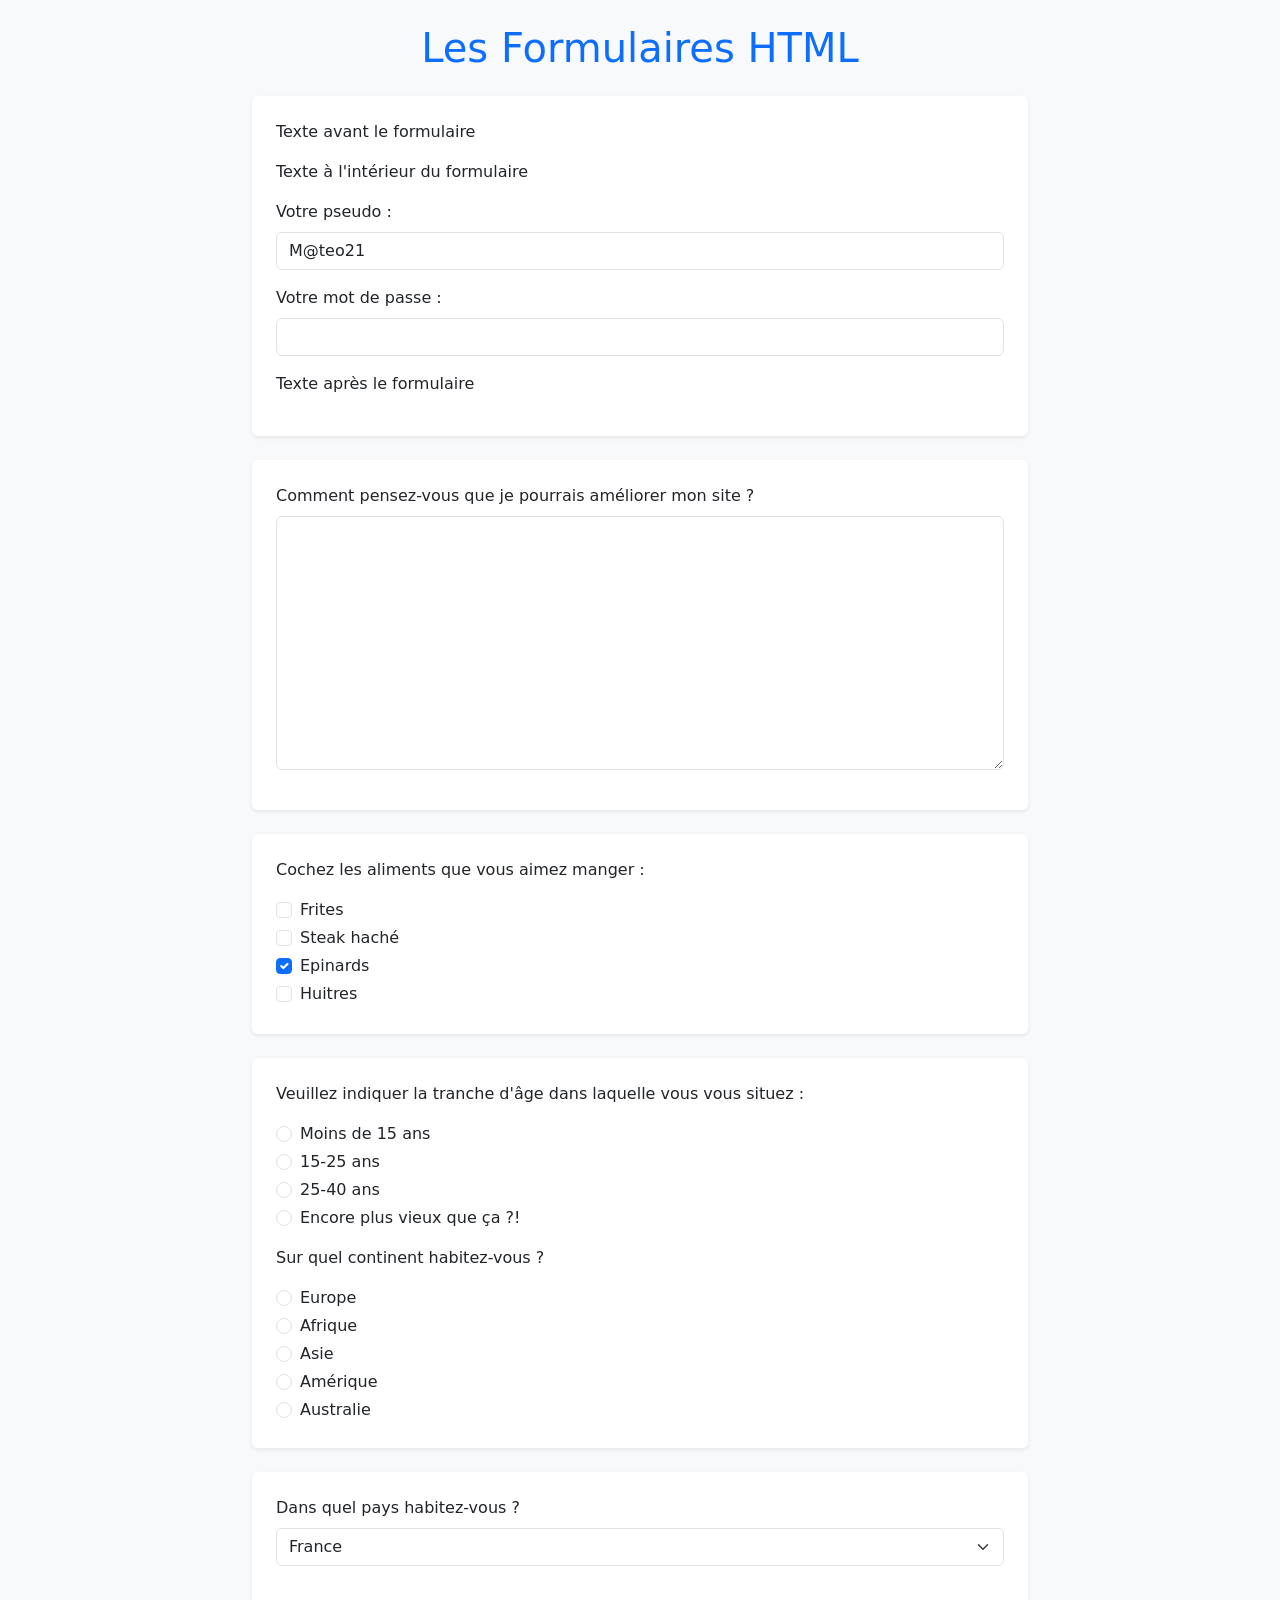
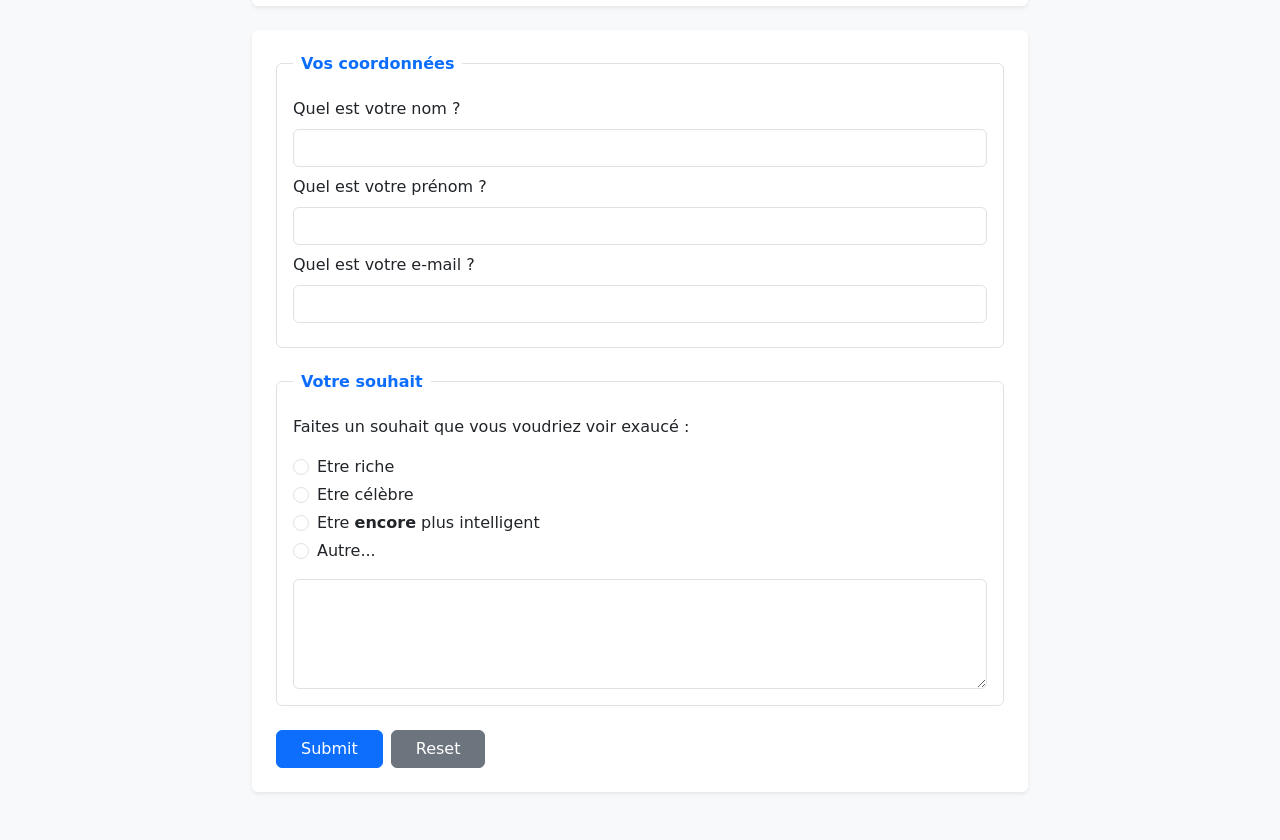
<file: tpformulaire.html>
<!DOCTYPE html>
<html lang="en">
<head>
    <meta charset="UTF-8">
    <meta name="viewport" content="width=device-width, initial-scale=1.0">
    <title>FORMULAIRE</title>
    <link href="https://cdn.jsdelivr.net/npm/bootstrap@5.3.3/dist/css/bootstrap.min.css" rel="stylesheet">
</head>
<body class="bg-light py-4">

    <div class="container" style="max-width: 800px;">
        <h1 class="text-center mb-4 text-primary">Les Formulaires HTML</h1>

        <div class="card shadow-sm border-0 mb-4 p-4">
            <p>Texte avant le formulaire</p> 
            <form method="post" action="traitement.php"> 
                <p>Texte à l'intérieur du formulaire</p> 
                
                <div class="mb-3">
                    <label for="pseudo" class="form-label">Votre pseudo :</label> 
                    <input type="text" name="pseudo" id="pseudo" value="M@teo21" class="form-control" /> 
                </div>
                
                <div class="mb-3">
                    <label for="pass" class="form-label">Votre mot de passe :</label> 
                    <input type="password" name="pass" id="pass" class="form-control" /> 
                </div>
            </form>
            <p>Texte après le formulaire</p> 
        </div>

        <div class="card shadow-sm border-0 mb-4 p-4">
            <form method="post" action="traitement.php"> 
                <div class="mb-3">
                    <label for="ameliorer" class="form-label">Comment pensez-vous que je pourrais améliorer mon site ?</label>
                    <textarea name="ameliorer" id="ameliorer" rows="10" cols="50" class="form-control"></textarea> 
                </div>
            </form> 
        </div>

        <div class="card shadow-sm border-0 mb-4 p-4">
            <form method="post" action="traitement.php"> 
                <p>Cochez les aliments que vous aimez manger :</p> 
                <div class="form-check mb-1">
                    <input type="checkbox" name="frites" id="frites" class="form-check-input" /> 
                    <label for="frites" class="form-check-label">Frites</label>
                </div>
                <div class="form-check mb-1">
                    <input type="checkbox" name="steak" id="steak" class="form-check-input" /> 
                    <label for="steak" class="form-check-label">Steak haché</label>
                </div>
                <div class="form-check mb-1">
                    <input type="checkbox" name="epinards" id="epinards" checked="checked" class="form-check-input" /> 
                    <label for="epinards" class="form-check-label">Epinards</label>
                </div>
                <div class="form-check mb-1">
                    <input type="checkbox" name="huitres" id="huitres" class="form-check-input" /> 
                    <label for="huitres" class="form-check-label">Huitres</label> 
                </div>
            </form> 
        </div>

        <div class="card shadow-sm border-0 mb-4 p-4">
            <form method="post" action="traitement.php"> 
                <p>Veuillez indiquer la tranche d'âge dans laquelle vous vous situez :</p> 
                <div class="form-check mb-1">
                    <input type="radio" name="age" value="moins15" id="moins15" class="form-check-input" /> 
                    <label for="moins15" class="form-check-label">Moins de 15 ans</label>
                </div>
                <div class="form-check mb-1">
                    <input type="radio" name="age" value="medium15-25" id="medium15-25" class="form-check-input" /> 
                    <label for="medium15-25" class="form-check-label">15-25 ans</label>
                </div>
                <div class="form-check mb-1">
                    <input type="radio" name="age" value="medium25-40" id="medium25-40" class="form-check-input" /> 
                    <label for="medium25-40" class="form-check-label">25-40 ans</label>
                </div>
                <div class="form-check mb-3">
                    <input type="radio" name="age" value="plus40" id="plus40" class="form-check-input" /> 
                    <label for="plus40" class="form-check-label">Encore plus vieux que ça ?!</label> 
                </div>
                
                <p>Sur quel continent habitez-vous ?</p> 
                <div class="form-check mb-1">
                    <input type="radio" name="continent" value="europe" id="europe" class="form-check-input" /> 
                    <label for="europe" class="form-check-label">Europe</label>
                </div>
                <div class="form-check mb-1">
                    <input type="radio" name="continent" value="afrique" id="afrique" class="form-check-input" /> 
                    <label for="afrique" class="form-check-label">Afrique</label>
                </div>
                <div class="form-check mb-1">
                    <input type="radio" name="continent" value="asie" id="asie" class="form-check-input" /> 
                    <label for="asie" class="form-check-label">Asie</label>
                </div>
                <div class="form-check mb-1">
                    <input type="radio" name="continent" value="amerique" id="amerique" class="form-check-input" /> 
                    <label for="amerique" class="form-check-label">Amérique</label>
                </div>
                <div class="form-check">
                    <input type="radio" name="continent" value="australie" id="australie" class="form-check-input" /> 
                    <label for="australie" class="form-check-label">Australie</label> 
                </div>
            </form> 
        </div>

        <div class="card shadow-sm border-0 mb-4 p-4">
            <form method="post" action="traitement.php"> 
                <div class="mb-3">
                    <label for="pays" class="form-label">Dans quel pays habitez-vous ?</label>
                    <select name="pays" id="pays" class="form-select"> 
                        <optgroup label="Europe"> 
                            <option value="france">France</option> 
                            <option value="espagne">Espagne</option> 
                            <option value="italie">Italie</option> 
                            <option value="royaume-uni">Royaume-Uni</option> 
                        </optgroup> 
                        <optgroup label="Amérique"> 
                            <option value="canada">Canada</option> 
                            <option value="etats-unis">Etats-Unis</option> 
                        </optgroup> 
                        <optgroup label="Asie"> 
                            <option value="chine">Chine</option> 
                            <option value="japon">Japon</option> 
                        </optgroup> 
                    </select> 
                </div>
            </form>
        </div>

        <div class="card shadow-sm border-0 mb-4 p-4">
            <form method="post" action="cible_formulaire.php"> 
                
                <fieldset class="border p-3 rounded mb-4 bg-white"> 
                    <legend class="float-none w-auto px-2 h6 text-primary fw-bold">Vos coordonnées</legend> 
                    
                    <div class="mb-2">
                        <label for="nom" class="form-label">Quel est votre nom ?</label>
                        <input type="text" name="nom" id="nom" tabindex="10" class="form-control" />
                    </div>
                    
                    <div class="mb-2">
                        <label for="prenom" class="form-label">Quel est votre prénom ?</label>
                        <input type="text" name="prenom" id="prenom" tabindex="20" class="form-control" />
                    </div>
                    
                    <div class="mb-2">
                        <label for="email" class="form-label">Quel est votre e-mail ?</label>
                        <input type="text" name="email" id="email" tabindex="30" class="form-control" />
                    </div>
                </fieldset> 
                
                <fieldset class="border p-3 rounded mb-4 bg-white"> 
                    <legend class="float-none w-auto px-2 h6 text-primary fw-bold">Votre souhait</legend> 
                    
                    <p>Faites un souhait que vous voudriez voir exaucé :</p> 
                    <div class="form-check mb-1">
                        <input type="radio" name="souhait" value="riche" id="riche" tabindex="40" class="form-check-input" /> 
                        <label for="riche" class="form-check-label">Etre riche</label>
                    </div>
                    <div class="form-check mb-1">
                        <input type="radio" name="souhait" value="celebre" id="celebre" tabindex="50" class="form-check-input" /> 
                        <label for="celebre" class="form-check-label">Etre célèbre</label>
                    </div>
                    <div class="form-check mb-1">
                        <input type="radio" name="souhait" value="intelligent" id="intelligent" tabindex="60" class="form-check-input" /> 
                        <label for="intelligent" class="form-check-label">Etre <strong>encore</strong> plus intelligent</label>
                    </div>
                    <div class="form-check mb-3">
                        <input type="radio" name="souhait" value="autre" id="autre" tabindex="70" class="form-check-input" /> 
                        <label for="autre" class="form-check-label">Autre...</label>
                    </div>
                    
                    <textarea name="precisions" id="precisions" cols="40" rows="4" tabindex="80" class="form-control"></textarea> 
                </fieldset> 
                
                <div class="d-flex gap-2"> 
                    <input type="submit" class="btn btn-primary px-4" /> 
                    <input type="reset" class="btn btn-secondary px-4" /> 
                </div> 
            </form>
        </div>

    </div>

</body>
</html>
</file>
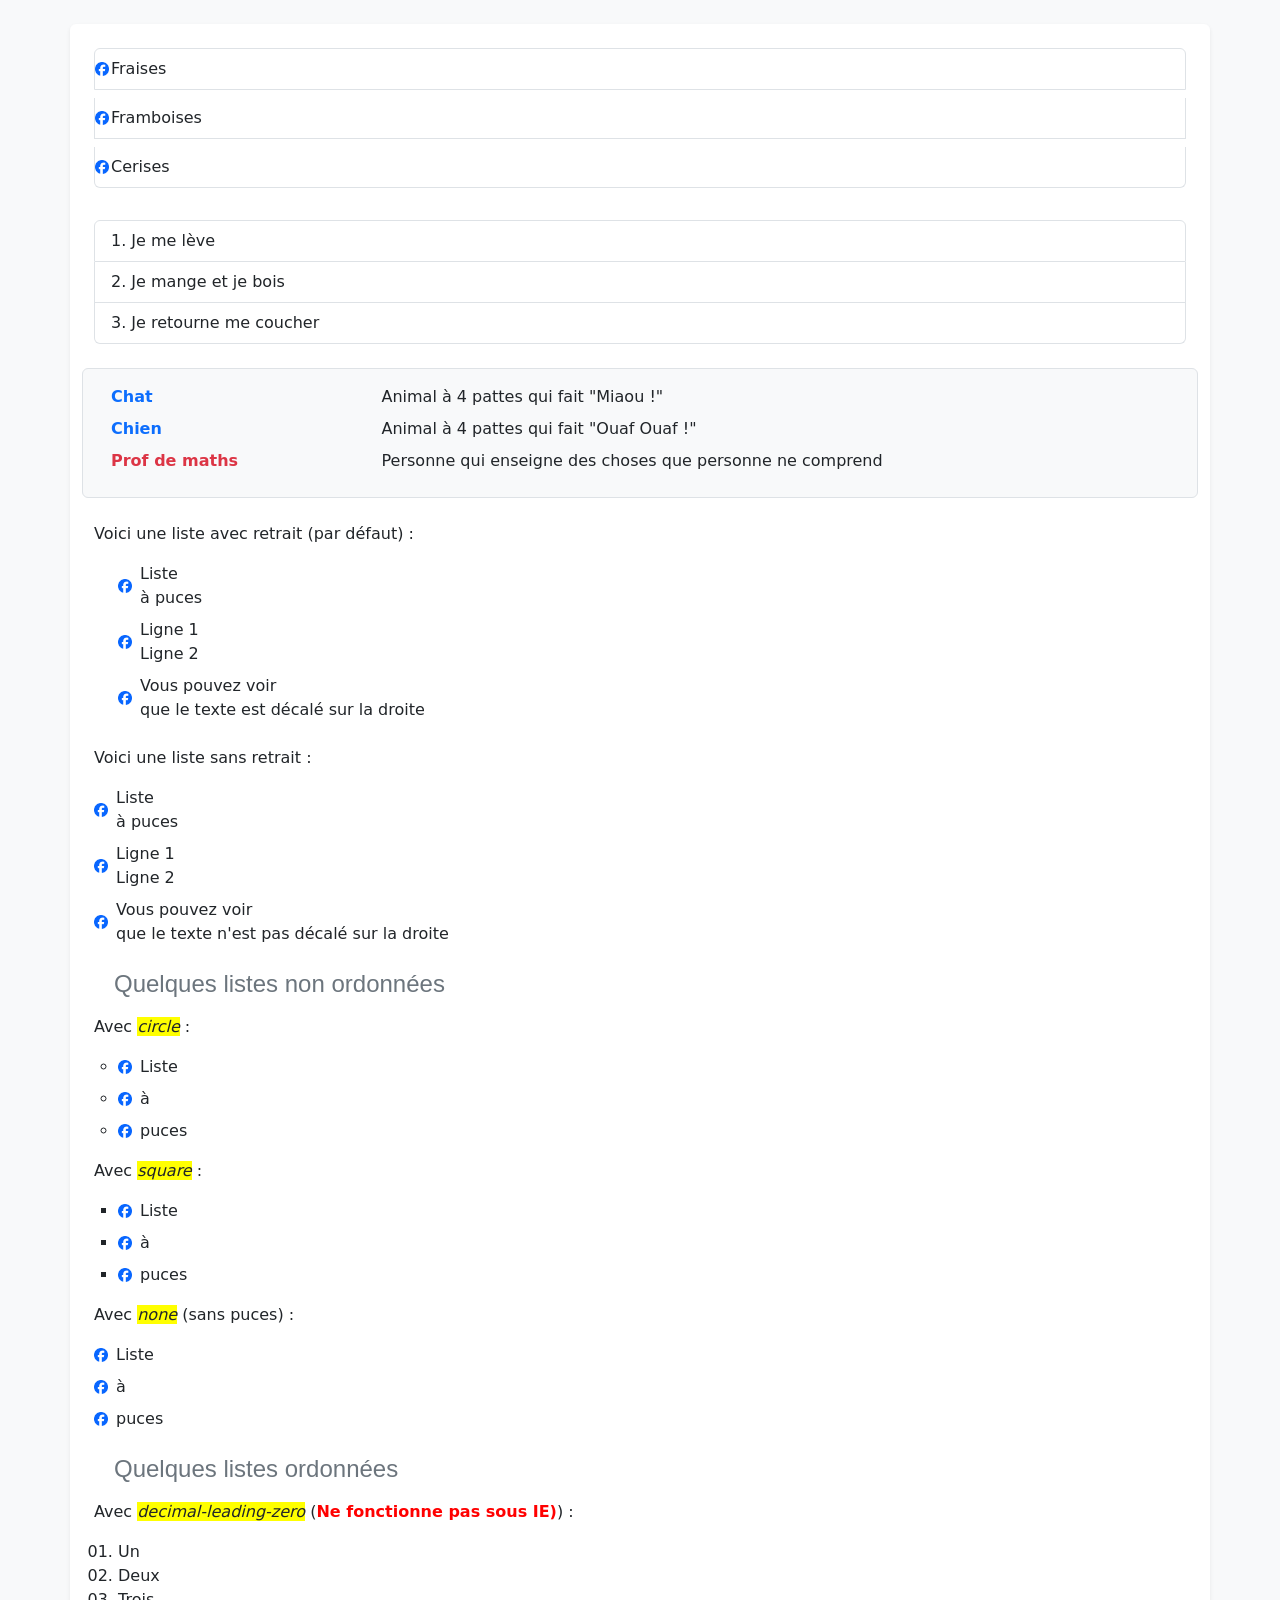
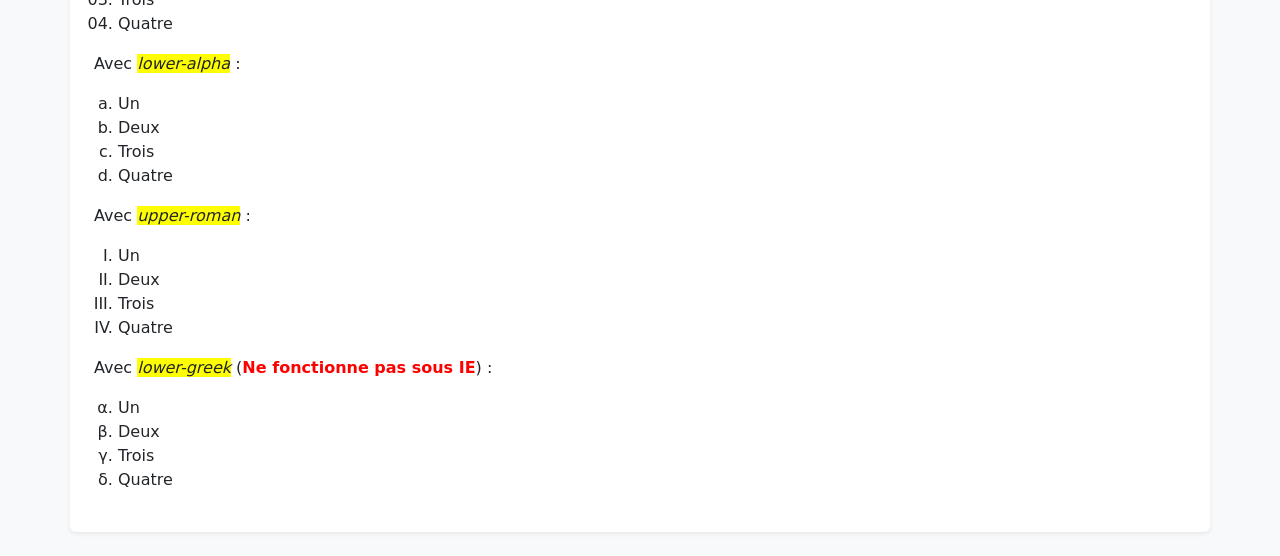
<file: tpliste.html>
<!DOCTYPE html>
<html lang="en">
<head>
    <meta charset="UTF-8">
    <meta name="viewport" content="width=device-width, initial-scale=1.0">
    <title>Les listes</title>
    <link href="https://cdn.jsdelivr.net/npm/bootstrap@5.3.3/dist/css/bootstrap.min.css" rel="stylesheet">
    <link rel="stylesheet" href="tpliste.css">
</head>
<body class="bg-light py-4">

    <div class="container bg-white p-4 rounded shadow-sm">

        <ul class="list-group mb-4"> 
            <li class="list-group-item">Fraises</li> 
            <li class="list-group-item">Framboises</li> 
            <li class="list-group-item">Cerises</li> 
        </ul> 

        <ol class="list-group list-group-numbered mb-4"> 
            <li class="list-group-item">Je me lève</li> 
            <li class="list-group-item">Je mange et je bois</li> 
            <li class="list-group-item">Je retourne me coucher</li> 
        </ol> 

        <dl class="row mb-4 bg-light p-3 rounded border"> 
            <dt class="col-sm-3 text-primary">Chat</dt> 
            <dd class="col-sm-9">Animal à 4 pattes qui fait "Miaou !"</dd> 
            <dt class="col-sm-3 text-primary">Chien</dt> 
            <dd class="col-sm-9">Animal à 4 pattes qui fait "Ouaf Ouaf !"</dd> 
            <dt class="col-sm-3 text-danger">Prof de maths</dt> 
            <dd class="col-sm-9">Personne qui enseigne des choses que personne ne comprend</dd> 
        </dl> 

        <p>Voici une liste avec retrait (par défaut) :</p> 
        <ul class="retrait ps-4 mb-4"> 
            <li>Liste<br />à puces</li> 
            <li>Ligne 1<br />Ligne 2</li> 
            <li>Vous pouvez voir<br />que le texte est décalé sur la droite</li> 
        </ul> 

        <p>Voici une liste sans retrait :</p> 
        <ul class="pas_de_retrait list-unstyled ps-0 mb-4"> 
            <li>Liste<br />à puces</li> 
            <li>Ligne 1<br />Ligne     2</li> 
            <li>Vous pouvez voir<br />que le texte n'est pas décalé sur la droite</li> 
        </ul> 

        <h2 class="h4 text-secondary mt-4 mb-3">Quelques listes non ordonnées</h2> 

        <p>Avec <em>circle</em> :</p> 
        <ul class="cercle ps-4 mb-3"> 
            <li>Liste</li> 
            <li>à</li> 
            <li>puces</li> 
        </ul> 

        <p>Avec <em>square</em> :</p> 
        <ul class="carre ps-4 mb-3"> 
            <li>Liste</li> 
            <li>à</li> 
            <li>puces</li> 
        </ul> 

        <p>Avec <em>none</em> (sans puces) :</p> 
        <ul class="rien list-unstyled ps-0 mb-4"> 
            <li>Liste</li> 
            <li>à</li> 
            <li>puces</li> 
        </ul> 

        <h2 class="h4 text-secondary mt-4 mb-3">Quelques listes ordonnées</h2> 

        <p>Avec <em>decimal-leading-zero</em> (<strong>Ne fonctionne pas sous IE)</strong>) :</p> 
        <ol class="commence_a_zero ps-4 mb-3"> 
            <li>Un</li> 
            <li>Deux</li> 
            <li>Trois</li> 
            <li>Quatre</li> 
        </ol> 

        <p>Avec <em>lower-alpha</em> :</p> 
        <ol class="lettres_minuscules ps-4 mb-3"> 
            <li>Un</li> 
            <li>Deux</li> 
            <li>Trois</li> 
            <li>Quatre</li> 
        </ol> 

        <p>Avec <em>upper-roman</em> :</p> 
        <ol class="chiffres_romains ps-4 mb-3"> 
            <li>Un</li> 
            <li>Deux</li> 
            <li>Trois</li> 
            <li>Quatre</li> 
        </ol> 

        <p>Avec <em>lower-greek</em> (<strong>Ne fonctionne pas sous IE</strong>) :</p> 
        <ol class="lettres_grecques ps-4 mb-3"> 
            <li>Un</li> 
            <li>Deux</li> 
            <li>Trois</li> 
            <li>Quatre</li> 
        </ol> 

    </div>

</body>
</html>
</file>
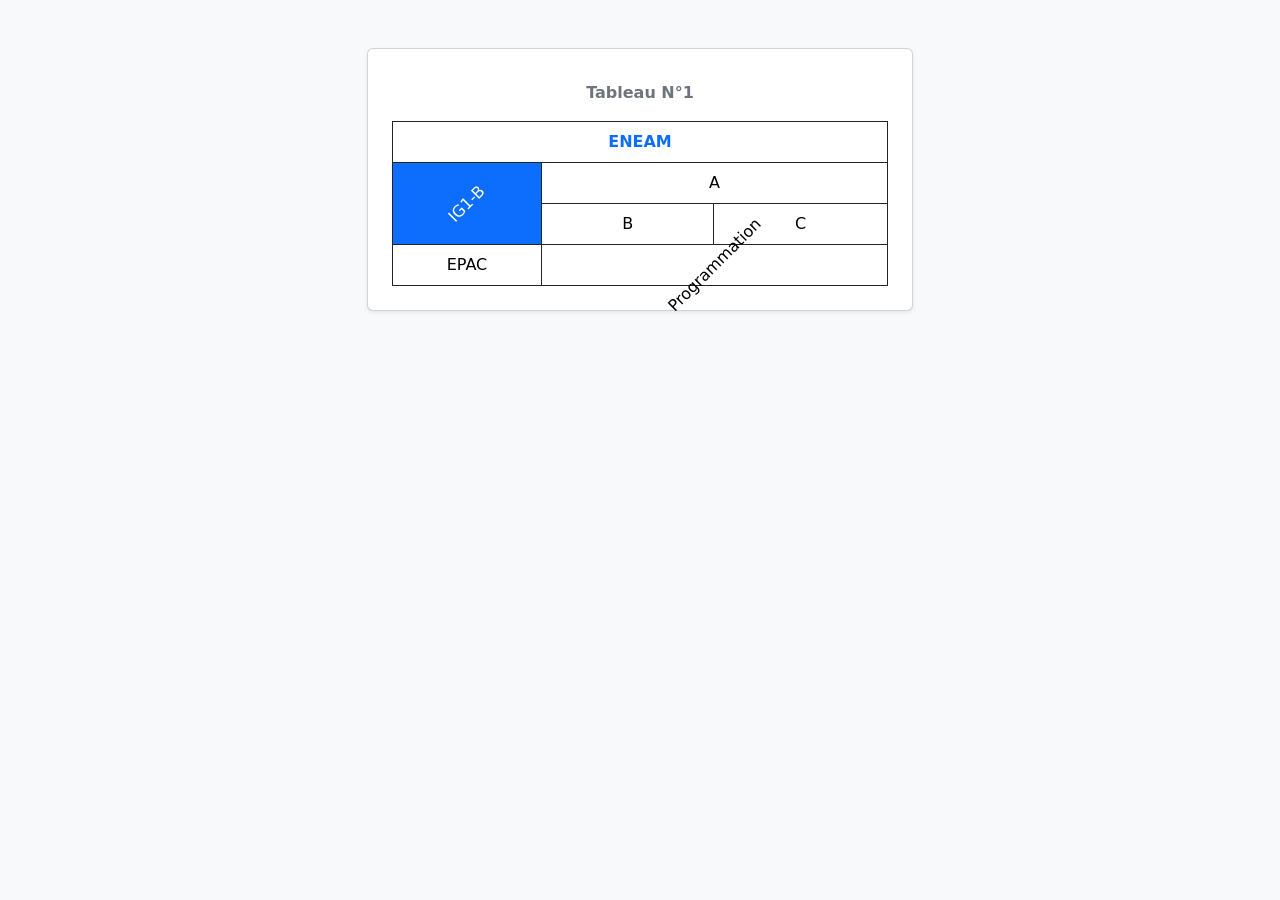
<file: tptableau.html>
<!DOCTYPE html>
<html lang="fr">
<head>
    <meta charset="UTF-8">
    <meta name="viewport" content="width=device-width, initial-scale=1.0">
    <title>Les Tableaux</title>
    <link href="https://cdn.jsdelivr.net/npm/bootstrap@5.3.3/dist/css/bootstrap.min.css" rel="stylesheet">
    <style>
        /* Conservation de ta rotation spécifique */
        .rotate-oblique {
            display: inline-block;
            transform: rotate(-45deg);
        }
    </style>
</head>
<body class="bg-light py-5">

    <div class="container">
        <div class="row justify-content-center">
            <div class="col-md-6">
                
                <div class="card shadow-sm p-4 bg-white">
                    <table class="table table-bordered border-dark text-center align-middle mb-0">
                        <caption class="caption-top text-center fw-bold text-secondary mb-2">Tableau N°1</caption>
                        <tbody>
                            <tr>
                                <td colspan="3" class="fw-bold text-primary">ENEAM</td>
                            </tr>
                            <tr>
                                <td class="bg-primary text-white" rowspan="2">
                                    <span class="rotate-oblique">IG1-B</span>
                                </td>
                                <td colspan="2">A</td>
                            </tr>
                            <tr>
                                <td>B</td>
                                <td>C</td>
                            </tr>
                            <tr>
                                <td>EPAC</td>
                                <td colspan="2">
                                    <span class="rotate-oblique">Programmation</span>
                                </td>
                            </tr>
                        </tbody>
                    </table>
                </div>

            </div>
        </div>
    </div>

</body>
</html>
</file>
<file: styles.css>
body {
    background-color: #f8f9fa;
    font-family: 'Montserrat', sans-serif;
}

/* Zone de marge pour éviter que le header fixe ne chevauche le contenu */
.pt-5-custom {
    padding-top: 130px;
}

/* Ajustement de la marge supérieure sur mobile car le header s'étend verticalement */
@media (max-width: 767.98px) {
    .pt-5-custom {
        padding-top: 240px;
    }
}

/* Arrière-plan dégradé linéaire géométrique et moderne */
.glass-header {
    background: linear-gradient(135deg, #0f0c20 0%, #0052d4 50%, #6e0dd0 100%);
    backdrop-filter: blur(10px);
    -webkit-backdrop-filter: blur(10px);
    border-bottom: 2px solid #6e0dd0;
}

/* Couleur lumineuse pour ton prénom dans le header */
.text-light-accent {
    color: #00f2fe;
    transition: color 0.2s ease-in-out;
}

.text-light-accent:hover {
    color: #ffffff;
}

/* Style des logos de l'université et de l'école */
.logo-header {
    max-width: 90px;
    width: 100%;
    height: auto;
    border: 2px solid rgba(255, 255, 255, 0.3);
    transition: transform 0.2s ease-in-out;
}

.logo-header:hover {
    transform: scale(1.05);
}
</file>
<file: tableau.css>
td /* Toutes les cellules des tableaux... */ 
{ 
border: 1px solid black; /* ... auront une bordure de 1px */ 
}  
table 
{ 
border-collapse: collapse; /* Les bordures du tableau seront collées (plus joli) */ 
} 
td 
{ 
border: 1px solid black; 
}
</file>
<file: tpliste.css>
.pas_de_retrait { 
    list-style-position: inside; 
} 
.retrait { 
    list-style-position: outside; 
}

.cercle { 
    list-style-type: circle; 
} 
.carre { 
    list-style-type: square; 
} 
.rien { 
    list-style-type: none; 
} 

.commence_a_zero { 
    list-style-type: decimal-leading-zero; 
} 
.lettres_minuscules { 
    list-style-type: lower-alpha; 
} 
.chiffres_romains { 
    list-style-type: upper-roman; 
} 
.lettres_grecques { 
    list-style-type: lower-greek; 
} 
 
h2 { 
    text-indent: 20px; 
    font-family: Arial, Verdana, "Times New Roman", serif; 
} 
em { 
    background-color: yellow; 
} 
strong { 
    color: red; 
} 
ul {
    list-style-type: none; 
    padding-left: 20px;
}

ul li {
    background-image: url("favicon.png");
    background-repeat: no-repeat;
    background-position: left center;
    
    background-size: 14px 14px;
    
    padding-left: 22px;
    margin-bottom: 8px;
}

a { 
    color: blue; 
    text-decoration: none; 
} 
a:hover { 
    text-decoration: underline; 
}
</file>
